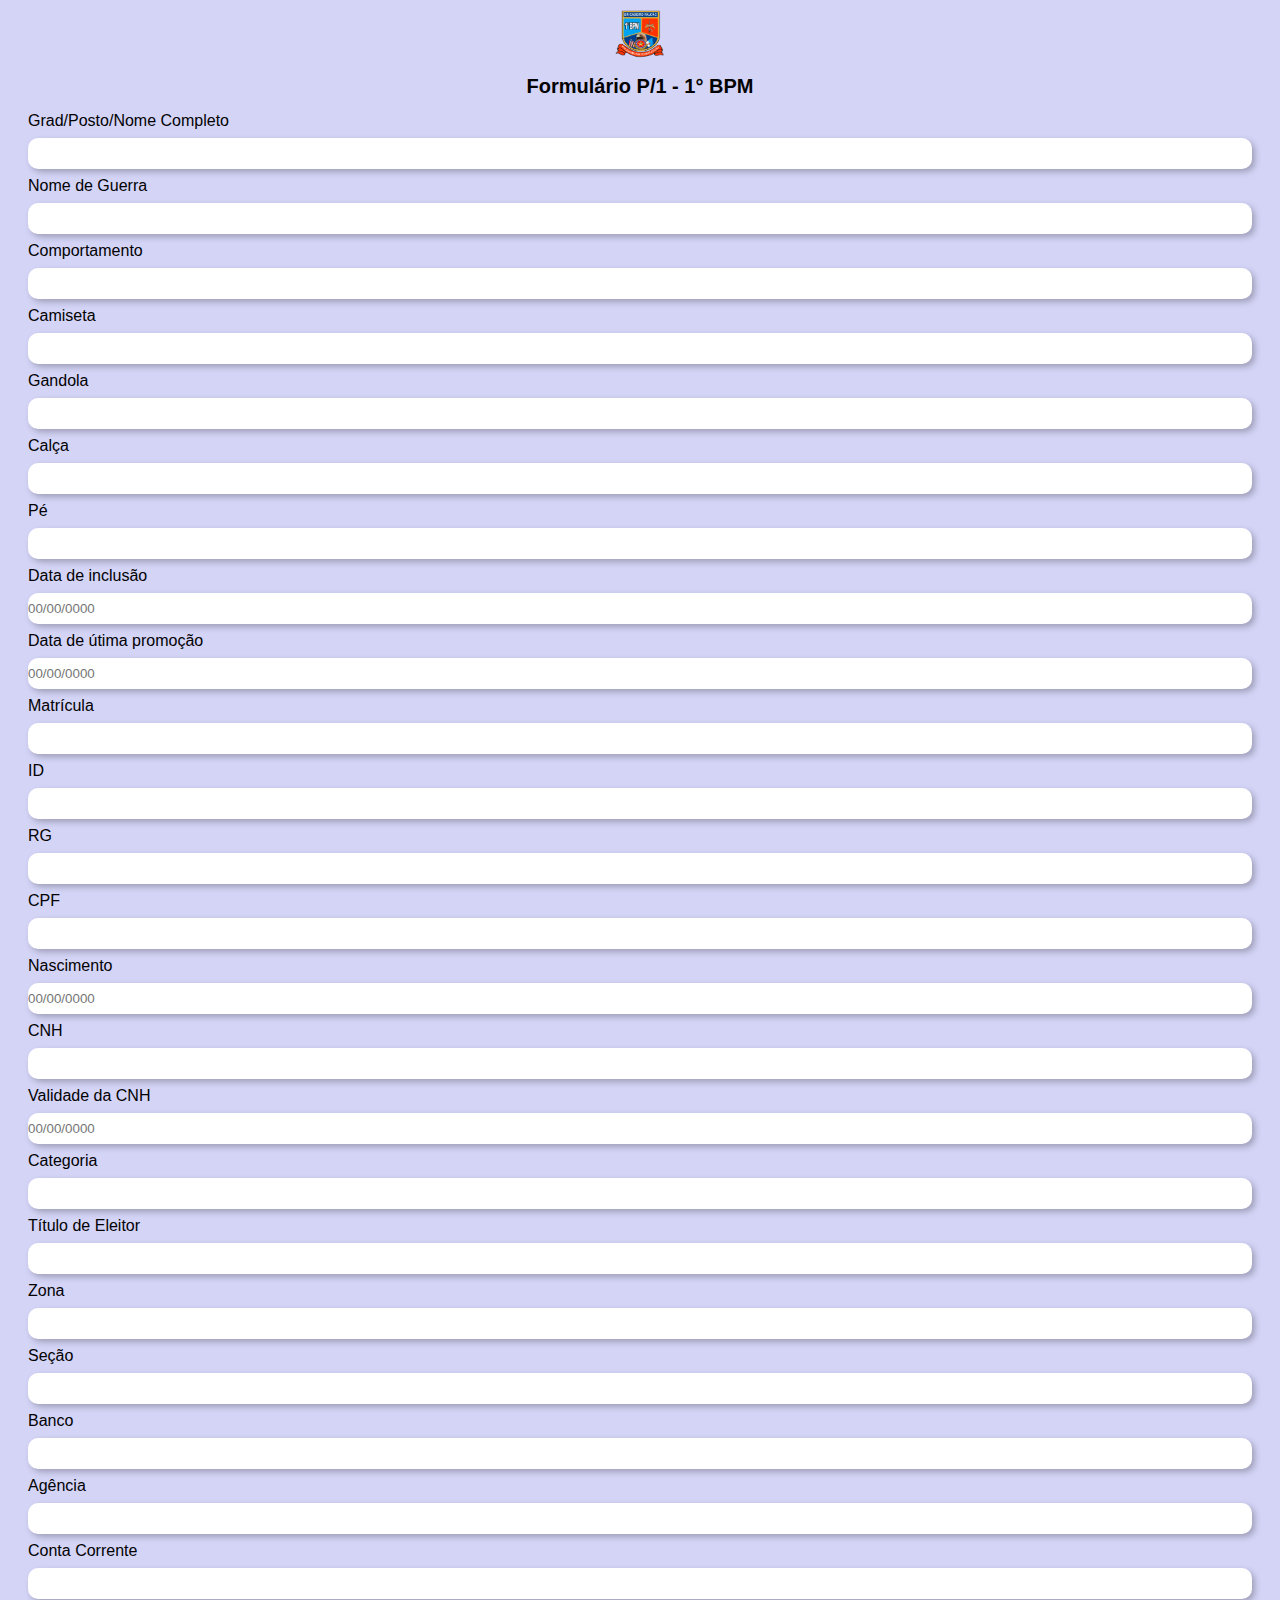
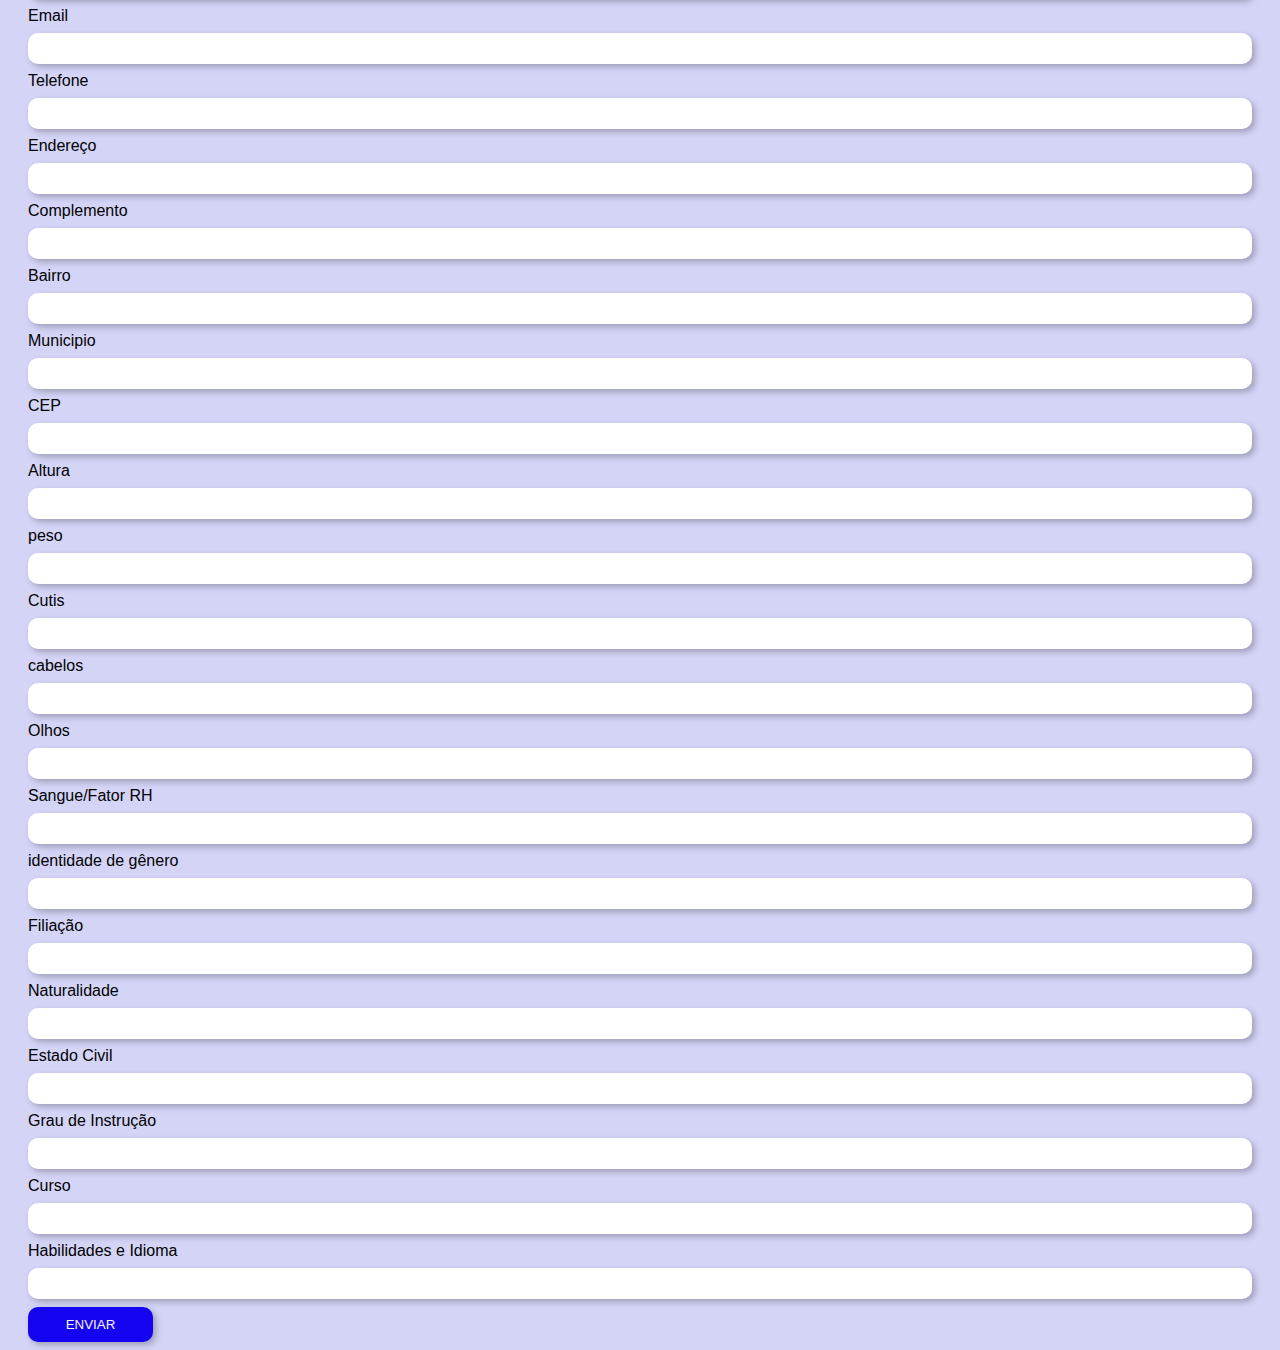
<file: formulario.html>
<!DOCTYPE html>
<html lang="en">
<head>
    <meta charset="UTF-8">
    <meta name="viewport" content="width=device-width, initial-scale=1.0">
    <title></title>
    <link rel="stylesheet" href="formulario.css">
</head>
<body>
    <div class="container">
        <header class="center">
            <div>

                <img src="./image/BRASÃO 1 BPM.png"></img>
            </div>
            <h1>Formulário P/1 - 1° BPM</h1>
        </header>
        <form class="formulario" action="https://formsubmit.co/protocolo1bpm@gmail.com" method="POST">
            <div>
                <label for ="nome">Grad/Posto/Nome Completo</label>
                <input type="text" name="nome" required>
    
                <label for ="nomeDeGuerra">Nome de Guerra</label>
                <input type="text" name="nomeDeGuerra" required>
    
                <label for ="comportamento">Comportamento</label>
                <input type="text" name="comportamento">
    
                <label for ="camiseta">Camiseta</label>
                <input type="text" name="camiseta">
    
                <label for ="gandola">Gandola</label>
                <input type="number" name="gandola">
    
                <label for ="calça">Calça</label>
                <input type="number" name="calça">
    
                <label for ="pé">Pé</label>
                <input type="number" name="pé">
    
                <label for ="inclusão">Data de inclusão</label>
                <input type="text" name="inclusão" placeholder= "00/00/0000" required>

                <label for ="dataDaUltimaPromoção">Data de útima promoção</label>
                <input type="text" name="dataDaUltimaPromoção" placeholder= "00/00/0000">

                <label for ="matrícula">Matrícula</label>
                <input type="number" name="matrícula">

                <label for ="id">ID</label>
                <input type="number" name="id" required>

                <label for ="rg">RG</label>
                <input type="number" name="rg" required>

                <label for ="cpf">CPF</label>
                <input type="number" name="cpf" required>

                <label for ="nascimento">Nascimento</label>
                <input type="text" name="nascimento" placeholder= "00/00/0000" required>

                <label for ="cnh">CNH</label>
                <input type="number" name="cnh" >

                <label for ="validade">Validade da CNH</label>
                <input type="number" name="validade" placeholder= "00/00/0000">

                <label for ="categoria">Categoria</label>
                <input type="text" name="categoria">

                <label for ="titulo">Título de Eleitor</label>
                <input type="number" name="titulo">

                <label for ="zona">Zona</label>
                <input type="number" name="zona">

                <label for ="seção">Seção</label>
                <input type="number" name="Seção">

                <label for ="banco">Banco</label>
                <input type="text" name="banco">

                <label for ="agência">Agência</label>
                <input type="number" name="agência">

                <label for ="contaCorrente">Conta Corrente</label>
                <input type="number" name="contaCorrente">

                <label for ="email">Email</label>
                <input type="email" name="email">

                <label for ="telefone">Telefone</label>
                <input type="number" name="telefone">

                <label for ="endereço">Endereço</label>
                <input type="tel" name="endereço">

                <label for ="complemento">Complemento</label>
                <input type="text" name="complemento">

                <label for ="bairro">Bairro</label>
                <input type="text" name="bairro">

                <label for ="minicipio">Municipio</label>
                <input type="text" name="Municipio">

                <label for ="cep">CEP</label>
                <input type="nunber" name="cep">

                <label for ="altura">Altura</label>
                <input type="number" name="altura">

                <label for ="peso">peso</label>
                <input type="text" name="peso">

                <label for ="cutis">Cutis</label>
                <input type="text" name="cutis">

                <label for ="cabelos">cabelos</label>
                <input type="text" name="cabelos">
                
                <label for ="olhos">Olhos</label>
                <input type="text" name="olhos">

                <label for ="fatorRh">Sangue/Fator RH</label>
                <input type="text" name="fatorRh">

                <label for ="sexo">identidade de gênero</label>
                <input type="text" name="sexo">

                <label for ="filiação">Filiação</label>
                <input type="text" name="filiação">

                <label for ="naturalidade">Naturalidade</label>
                <input type="text" name="naturalidade">

                <label for ="estadoCivil">Estado Civil</label>
                <input type="text" name="estadoCivil">

                <label for ="grauDeInstrução">Grau de Instrução</label>
                <input type="text" name="grauDeInstrução">

                <label for ="curso">Curso</label>
                <input type="text" name="curso">

                <label for ="habilidades">Habilidades e Idioma</label>
                <input type="text" name="habilidades">
            </div>
            <button type="submit">ENVIAR</button>
        </form>
    </div>  
</body>
</html>
</file>
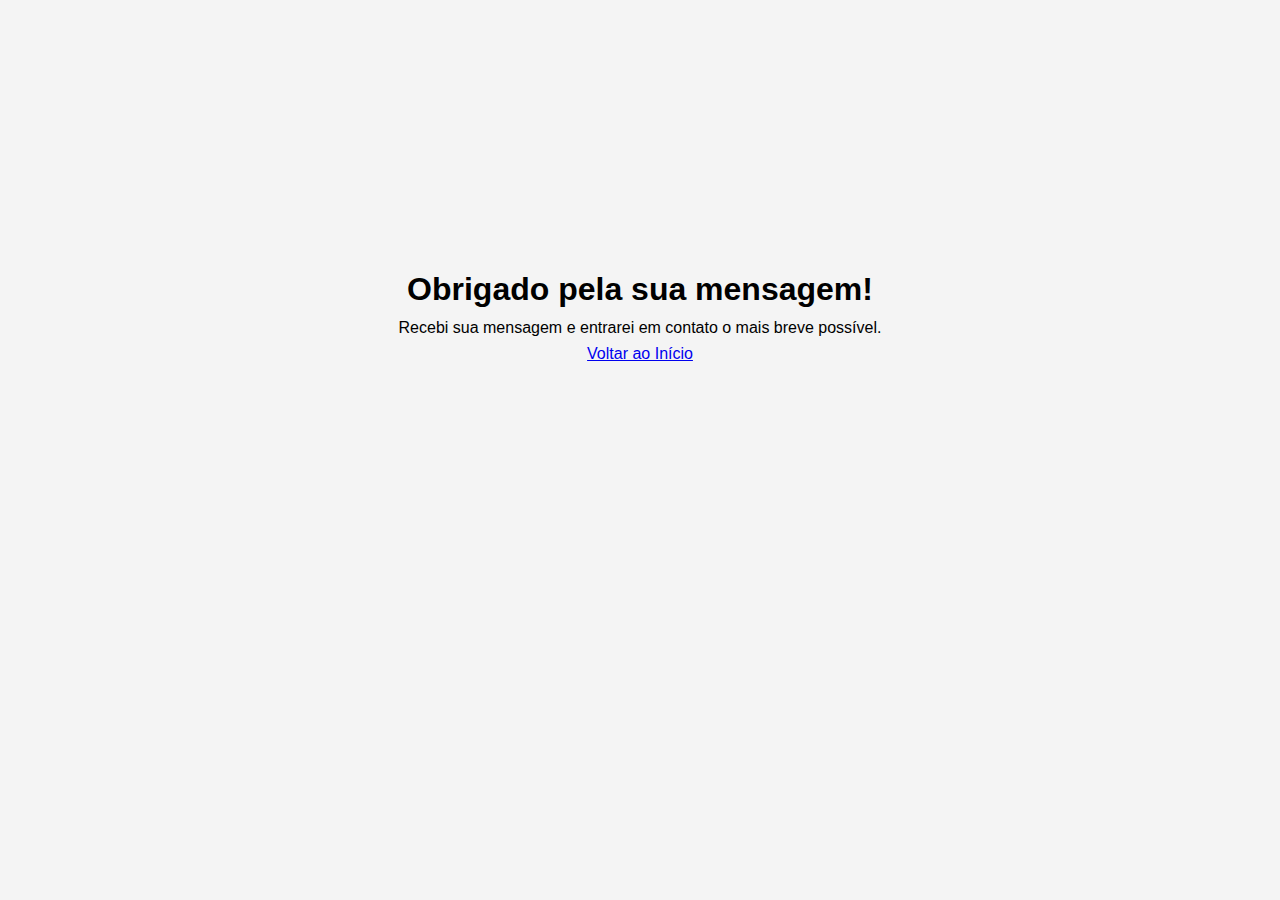
<file: obrigado.html>
<!DOCTYPE html>
<html lang="pt-BR">
<head>
    <meta charset="utf-8" />
    <meta name="viewport" content="width=device-width,initial-scale=1" />
    <title>Obrigado!</title>
    <link href="https://fonts.googleapis.com/css2?family=Poppins:wght@300;400;600;700&family=JetBrains+Mono:wght@400;600&display=swap" rel="stylesheet">
    <link rel="stylesheet" href="styles.css">
</head>
<body>
  <main class="section" style="min-height:70vh;display:flex;align-items:center;justify-content:center">
    <div style="background:linear-gradient(180deg,rgba(255,255,255,0.02),rgba(255,255,255,0.01));padding:2rem;border-radius:12px;text-align:center">
      <h1>Obrigado pela sua mensagem!</h1>
      <p class="muted">Recebi sua mensagem e entrarei em contato o mais breve possível.</p>
      <a class="btn primary" href="index.html">Voltar ao Início</a>
    </div>
  </main>
</body>
</html>
</file>
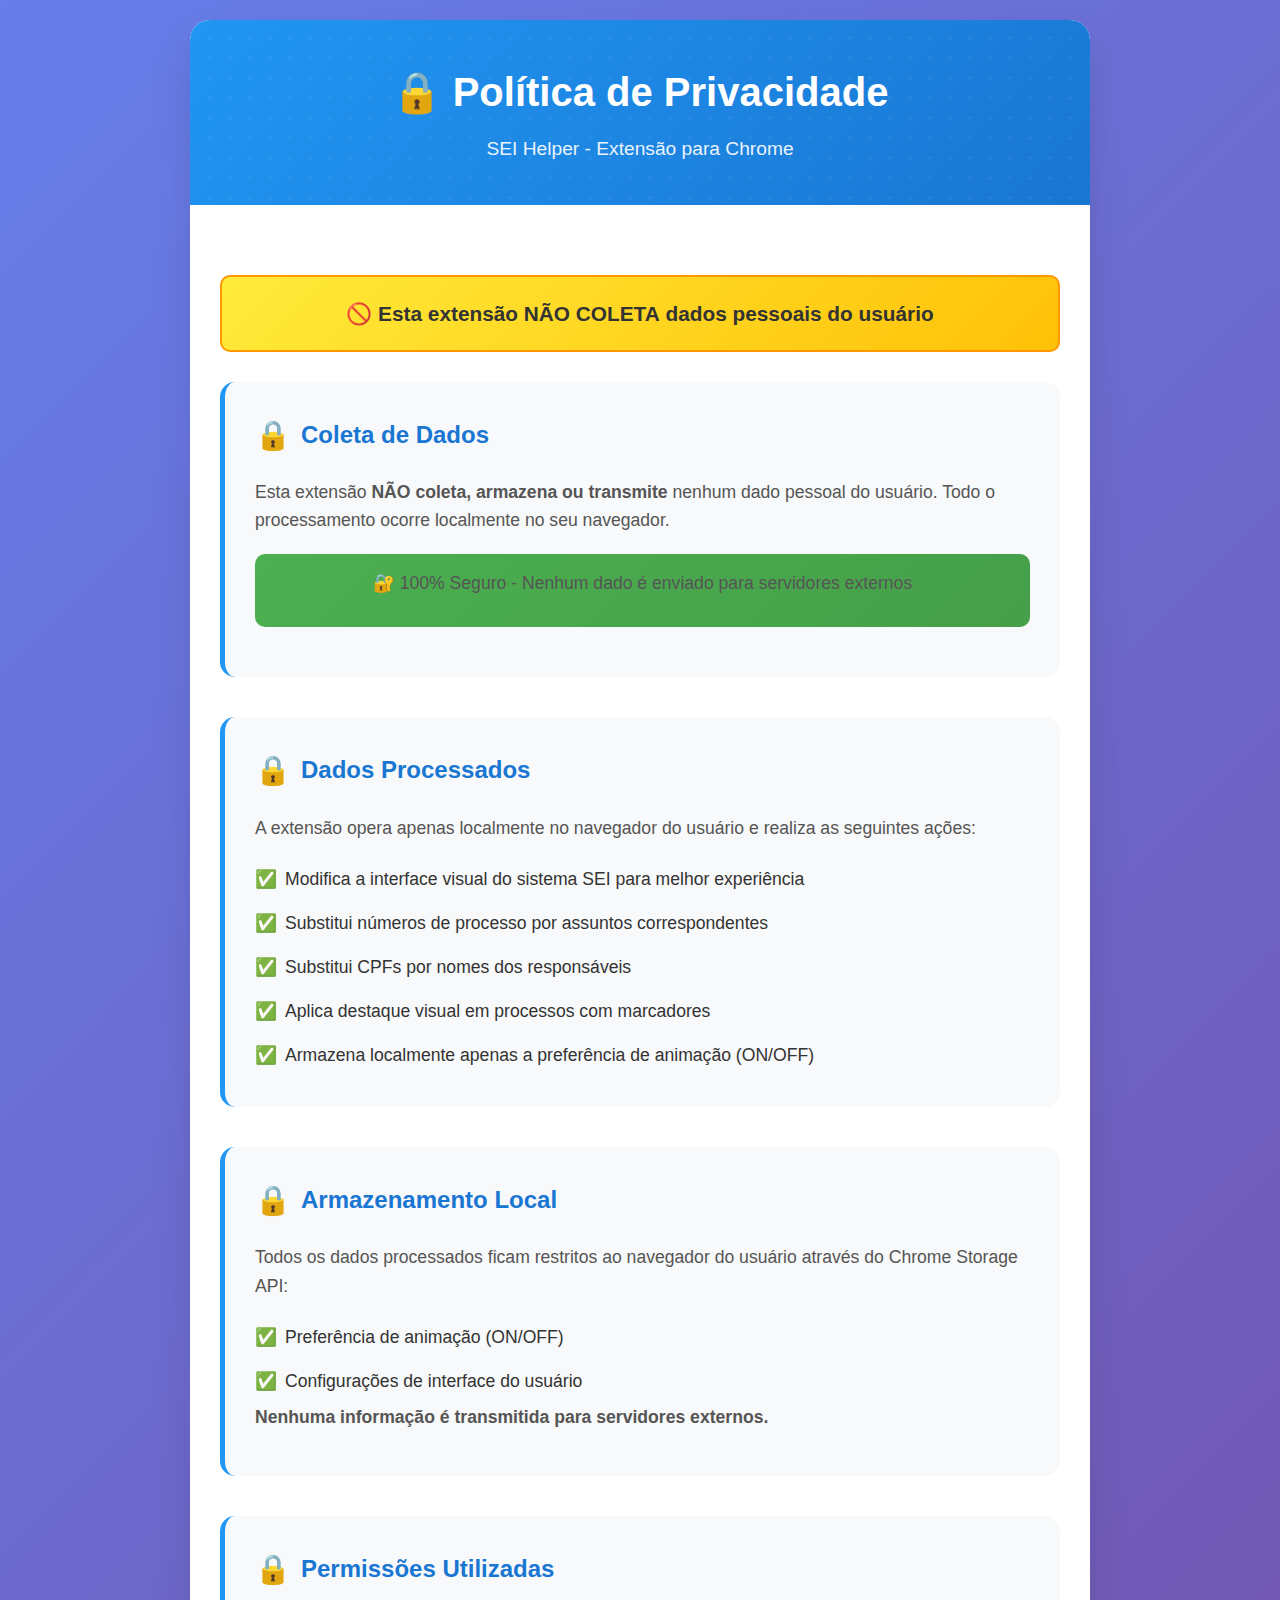
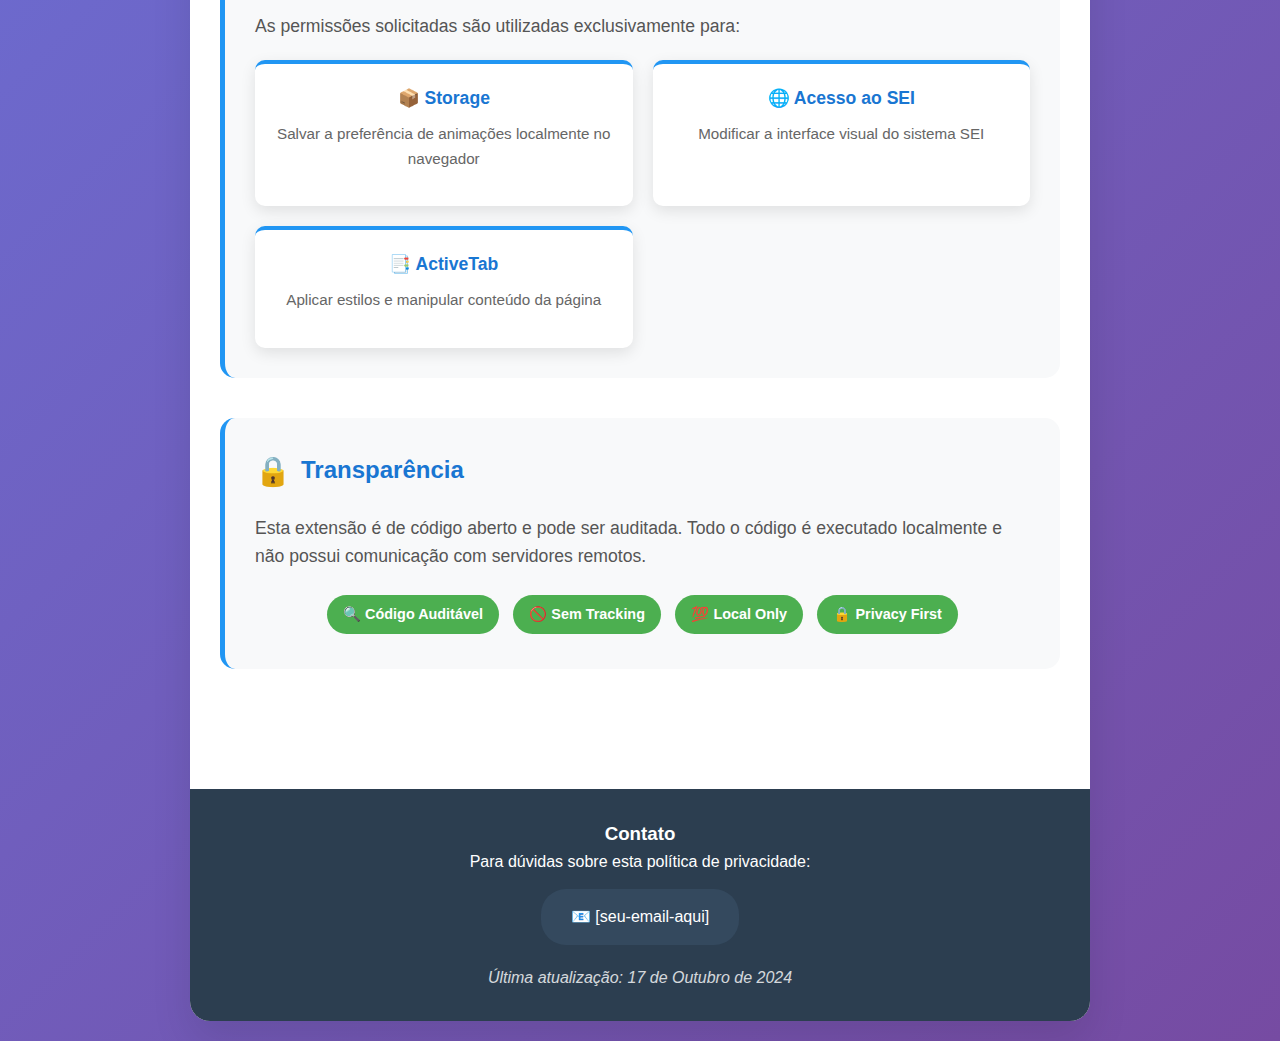
<file: privacidade.html>
<!DOCTYPE html>
<html lang="pt-BR">
<head>
    <meta charset="UTF-8">
    <meta name="viewport" content="width=device-width, initial-scale=1.0">
    <title>Política de Privacidade - SEI Helper</title>
    <style>
        * {
            margin: 0;
            padding: 0;
            box-sizing: border-box;
        }

        body {
            font-family: 'Segoe UI', Tahoma, Geneva, Verdana, sans-serif;
            line-height: 1.6;
            color: #333;
            background: linear-gradient(135deg, #667eea 0%, #764ba2 100%);
            min-height: 100vh;
            padding: 20px;
        }

        .container {
            max-width: 900px;
            margin: 0 auto;
            background: white;
            border-radius: 20px;
            box-shadow: 0 20px 40px rgba(0, 0, 0, 0.1);
            overflow: hidden;
            animation: fadeIn 0.8s ease-out;
        }

        @keyframes fadeIn {
            from { opacity: 0; transform: translateY(30px); }
            to { opacity: 1; transform: translateY(0); }
        }

        .header {
            background: linear-gradient(135deg, #2196F3, #1976D2);
            color: white;
            padding: 40px 30px;
            text-align: center;
            position: relative;
            overflow: hidden;
        }

        .header::before {
            content: '';
            position: absolute;
            top: -50%;
            left: -50%;
            width: 200%;
            height: 200%;
            background: radial-gradient(circle, rgba(255,255,255,0.1) 1px, transparent 1px);
            background-size: 20px 20px;
            animation: float 20s infinite linear;
        }

        @keyframes float {
            from { transform: rotate(0deg); }
            to { transform: rotate(360deg); }
        }

        .header h1 {
            font-size: 2.5em;
            margin-bottom: 10px;
            font-weight: 700;
            position: relative;
            z-index: 1;
        }

        .header p {
            font-size: 1.2em;
            opacity: 0.9;
            position: relative;
            z-index: 1;
        }

        .content {
            padding: 40px 30px;
        }

        .section {
            margin-bottom: 40px;
            padding: 30px;
            background: #f8f9fa;
            border-radius: 15px;
            border-left: 5px solid #2196F3;
            transition: transform 0.3s ease, box-shadow 0.3s ease;
        }

        .section:hover {
            transform: translateY(-5px);
            box-shadow: 0 10px 25px rgba(0, 0, 0, 0.1);
        }

        .section h2 {
            color: #1976D2;
            margin-bottom: 20px;
            font-size: 1.5em;
            display: flex;
            align-items: center;
            gap: 10px;
        }

        .section h2::before {
            content: '🔒';
            font-size: 1.2em;
        }

        .section p {
            margin-bottom: 15px;
            font-size: 1.1em;
            color: #555;
        }

        .section ul {
            list-style: none;
            padding-left: 0;
        }

        .section li {
            padding: 8px 0;
            padding-left: 30px;
            position: relative;
            font-size: 1.1em;
        }

        .section li::before {
            content: '✅';
            position: absolute;
            left: 0;
            color: #4CAF50;
            font-weight: bold;
        }

        .highlight {
            background: linear-gradient(135deg, #FFEB3B, #FFC107);
            padding: 20px;
            border-radius: 10px;
            margin: 30px 0;
            text-align: center;
            border: 2px solid #FF9800;
        }

        .highlight p {
            font-size: 1.3em;
            font-weight: 600;
            color: #333;
            margin: 0;
        }

        .permissions-grid {
            display: grid;
            grid-template-columns: repeat(auto-fit, minmax(250px, 1fr));
            gap: 20px;
            margin-top: 20px;
        }

        .permission-card {
            background: white;
            padding: 20px;
            border-radius: 10px;
            box-shadow: 0 5px 15px rgba(0, 0, 0, 0.1);
            text-align: center;
            border-top: 4px solid #2196F3;
        }

        .permission-card h3 {
            color: #1976D2;
            margin-bottom: 10px;
            font-size: 1.1em;
        }

        .permission-card p {
            font-size: 0.95em;
            color: #666;
        }

        .footer {
            background: #2c3e50;
            color: white;
            text-align: center;
            padding: 30px;
            margin-top: 40px;
        }

        .contact-info {
            display: inline-block;
            background: #34495e;
            padding: 15px 30px;
            border-radius: 25px;
            margin-top: 15px;
        }

        .badge {
            display: inline-block;
            background: #4CAF50;
            color: white;
            padding: 8px 16px;
            border-radius: 20px;
            font-size: 0.9em;
            font-weight: 600;
            margin: 5px;
        }

        @media (max-width: 768px) {
            .header h1 {
                font-size: 2em;
            }
            
            .content {
                padding: 20px 15px;
            }
            
            .section {
                padding: 20px;
            }
            
            .permissions-grid {
                grid-template-columns: 1fr;
            }
        }

        .security-note {
            background: linear-gradient(135deg, #4CAF50, #45a049);
            color: white;
            padding: 15px;
            border-radius: 10px;
            text-align: center;
            margin: 20px 0;
        }
    </style>
</head>
<body>
    <div class="container">
        <div class="header">
            <h1>🔒 Política de Privacidade</h1>
            <p>SEI Helper - Extensão para Chrome</p>
        </div>

        <div class="content">
            <div class="highlight">
                <p>🚫 Esta extensão <strong>NÃO COLETA</strong> dados pessoais do usuário</p>
            </div>

            <div class="section">
                <h2>Coleta de Dados</h2>
                <p>Esta extensão <strong>NÃO coleta, armazena ou transmite</strong> nenhum dado pessoal do usuário. Todo o processamento ocorre localmente no seu navegador.</p>
                
                <div class="security-note">
                    <p>🔐 100% Seguro - Nenhum dado é enviado para servidores externos</p>
                </div>
            </div>

            <div class="section">
                <h2>Dados Processados</h2>
                <p>A extensão opera apenas localmente no navegador do usuário e realiza as seguintes ações:</p>
                <ul>
                    <li>Modifica a interface visual do sistema SEI para melhor experiência</li>
                    <li>Substitui números de processo por assuntos correspondentes</li>
                    <li>Substitui CPFs por nomes dos responsáveis</li>
                    <li>Aplica destaque visual em processos com marcadores</li>
                    <li>Armazena localmente apenas a preferência de animação (ON/OFF)</li>
                </ul>
            </div>

            <div class="section">
                <h2>Armazenamento Local</h2>
                <p>Todos os dados processados ficam restritos ao navegador do usuário através do Chrome Storage API:</p>
                <ul>
                    <li>Preferência de animação (ON/OFF)</li>
                    <li>Configurações de interface do usuário</li>
                </ul>
                <p><strong>Nenhuma informação é transmitida para servidores externos.</strong></p>
            </div>

            <div class="section">
                <h2>Permissões Utilizadas</h2>
                <p>As permissões solicitadas são utilizadas exclusivamente para:</p>
                
                <div class="permissions-grid">
                    <div class="permission-card">
                        <h3>📦 Storage</h3>
                        <p>Salvar a preferência de animações localmente no navegador</p>
                    </div>
                    <div class="permission-card">
                        <h3>🌐 Acesso ao SEI</h3>
                        <p>Modificar a interface visual do sistema SEI</p>
                    </div>
                    <div class="permission-card">
                        <h3>📑 ActiveTab</h3>
                        <p>Aplicar estilos e manipular conteúdo da página</p>
                    </div>
                </div>
            </div>

            <div class="section">
                <h2>Transparência</h2>
                <p>Esta extensão é de código aberto e pode ser auditada. Todo o código é executado localmente e não possui comunicação com servidores remotos.</p>
                
                <div style="text-align: center; margin-top: 20px;">
                    <span class="badge">🔍 Código Auditável</span>
                    <span class="badge">🚫 Sem Tracking</span>
                    <span class="badge">💯 Local Only</span>
                    <span class="badge">🔒 Privacy First</span>
                </div>
            </div>
        </div>

        <div class="footer">
            <h3>Contato</h3>
            <p>Para dúvidas sobre esta política de privacidade:</p>
            <div class="contact-info">
                📧 [seu-email-aqui]
            </div>
            <p style="margin-top: 20px; opacity: 0.8;">
                <em>Última atualização: 17 de Outubro de 2024</em>
            </p>
        </div>
    </div>
</body>
</html>
</file>
<file: formulario.css>
body {
    color: rgb(2, 2, 2);
    font-family: Arial, Helvetica, sans-serif;
    background-color: rgb(212, 212, 247);
}

header img {
    width: 50px;
    height: 50px;
}

h1{
    font-size: 20px;
}
.center {
    text-align: center;
}

.container {
    padding: 0px 20px;
}

.formulario input{
    width: 100%;
    padding: 8px 0;
    margin: 8px 0;
    border: none;
    border-radius: 10px;
    box-shadow: 3px 3px 6px #00000040;
}

.formulario input:hover{
    background-color: #ecebeb75;
}


button {
    color: rgb(248, 243, 243);
    background-color: rgb(20, 4, 240);
    border: none;
    width: 125px;
    height: 35px;
    border-radius: 10px;
    box-shadow: 3px 3px 6px #00000040;
}

button:hover{
    background-color: #1a91f375;
}
</file>
<file: styles.css>
/* Reset básico */
* {
    margin: 0;
    padding: 0;
    box-sizing: border-box;
}

/* Define a fonte "Inter" para o corpo do site */
body {
    font-family: 'Inter', sans-serif;
    line-height: 1.6;
    background-color: #f4f4f4;
}

/* Navbar */
.navbar {
    display: flex;
    justify-content: space-between; /* Espaça logo e links */
    align-items: center;
    padding: 1rem;
    background-color: #333;
    color: white;
    z-index: 10; /* Coloca a barra de navegação acima de tudo */
    position: relative; /* Para garantir que o z-index funcione */
}

/* Estilos para a logo */
.logo img {
    width: 50px; /* Define a largura da imagem, ajuste conforme necessário */
    height: auto; /* Mantém a proporção da imagem */
    object-fit: contain; /* Garante que a imagem não seja cortada */
}

.navbar .nav-links {
    list-style: none;
    display: flex; /* Garante que os links apareçam no desktop */
    gap: 2rem;
}

.navbar .nav-links li a {
    color: white;
    text-decoration: none;
    font-size: 1.0rem;
    transition: color 0.3s ease;
}

.navbar .nav-links li a:hover {
    color: #ff5e57;
}

/* Estilo do ícone de hambúrguer */
.hamburger {
    display: none; /* Esconde o ícone no desktop */
    font-size: 2rem;
    cursor: pointer;
    z-index: 10; /* Coloca o ícone de hambúrguer acima do overlay */
}

.hamburger i {
    color: white;
}

/* Responsividade da Navbar */
@media (max-width: 768px) {
    .hamburger {
        display: block; /* Mostra o ícone no responsivo */
    }

    /* Esconde os links inicialmente no responsivo */
    .navbar .nav-links {
        display: none;
        visibility: hidden;
        opacity: 0;
        flex-direction: column;
        gap: 1rem;
        background-color: #333;
        position: absolute;
        top: 60px;
        left: 0;
        right: 0;
        padding: 1rem;
        text-align: center;
        z-index: 10; /* Coloca os links acima do overlay */
        transition: visibility 0s, opacity 0.3s ease; /* Suaviza a mudança de visibilidade e opacidade */
    }

    
    .navbar .nav-links.show {
        display: flex; /* Mostra os links ao clicar no hambúrguer */
        visibility: visible;
        opacity: 1;
    }

    .navbar .logo {
        margin-right: auto;
    }
}

/* Seção de Apresentação */
.home {
    position: relative;
    display: flex;
    justify-content: space-between;
    align-items: center;
    padding: 6rem 10%;
    background: linear-gradient(135deg, #050505, #c50000); /* Gradiente para o fundo */
    color: white;
    text-align: center;
    overflow: hidden; /* Para lidar com a imagem de background */
}

.home .background-overlay {
    position: absolute;
    top: 0;
    left: 0;
    width: 100%;
    height: 100%;
    background: rgba(0, 0, 0, 0.4); /* Fundo escurecido para contraste */
    z-index: 1; /* Colocar abaixo do conteúdo */
}

.home .content {
    position: relative;
    z-index: 2; /* Colocar o conteúdo acima do overlay */
    max-width: 50%;
    text-align: left; /* Alinhamento à esquerda em telas maiores */
}

.home h1 {
    font-size: 3.5rem;
    font-weight: 700;
    margin-bottom: 1.5rem;
    line-height: 1.2;
}

.home p {
    font-size: 1.3rem;
    margin-bottom: 2rem;
    font-weight: 400;
    max-width: 90%;
}

.home .btn {
    display: inline-block;
    padding: 0.8rem 2rem;
    background-color: #ff5e57;
    color: white;
    text-decoration: none;
    border-radius: 5px;
    transition: background 0.3s ease;
    font-weight: 700;
    z-index: 2;
}

.home .btn:hover {
    background-color: #e94e43;
}

.home .profile-pic img {
    border-radius: 50%;
    width: 250px;
    height: 250px;
    object-fit: cover;
    box-shadow: 0 10px 20px rgba(0, 0, 0, 0.5);
    z-index: 2; /* Para garantir que a imagem fique no topo */
}

/* Adiciona animação suave na seção */
.home .content, .home .profile-pic {
    animation: fadeInUp 1s ease forwards;
}

@keyframes fadeInUp {
    from {
        opacity: 0;
        transform: translateY(50px);
    }
    to {
        opacity: 1;
        transform: translateY(0);
    }
}

/* Configuração responsiva Apresentação */
@media (max-width: 768px) {
    .home {
        flex-direction: column;
        text-align: center; /* Centraliza o texto em telas pequenas */
    }

    .home .content, .home .profile-pic {
        max-width: 100%;
        margin-bottom: 2rem; /* Adiciona espaço entre os elementos em layout empilhado */
    }

    .home h1 {
        font-size: 1.8rem; /* Diminui o tamanho da fonte em telas menores */
    }

    .home p {
        font-size: 0.8rem;
    }

    .home .profile-pic img {
        width: 150px; /* Reduz o tamanho da imagem em telas menores */
        height: 150px;
    }
}


/* Seção de Especialidades */
.especialidades {
    padding: 5rem 10%;
    background-color: #fff;
    margin-bottom: 0; /* Diminui o espaço entre as seções */
}

.especialidades h2 {
    text-align: center;
    margin-bottom: 2rem;
    font-weight: 600;
}

.especialidades .services {
    display: flex;
    justify-content: space-around;
    flex-wrap: wrap;
}

.especialidades .service {
    display: flex;
    flex-direction: column;
    align-items: center;
    background-color: #333;
    color: white;
    padding: 2rem;
    text-align: center;
    border-radius: 10px;
    width: 30%;
    margin-bottom: 2rem;
    /* Define uma altura mínima para padronizar o layout */
    min-height: 450px;
}

/* Ajusta as imagens para o mesmo tamanho */
.especialidades .service img {
    width: 100%;
    height: 200px; /* Altura fixa para as imagens */
    object-fit: cover; /* Garante que a imagem seja cortada para caber no espaço */
    border-radius: 10px;
    margin-bottom: 1rem;
}

.especialidades .service-info h3 {
    font-weight: 600;
    margin-bottom: 1rem;
}

.especialidades .service-info p {
    font-weight: 400;
    margin-bottom: 1rem;
    /* Mantém o texto em alturas padronizadas */
    min-height: 100px;
}

.especialidades .service-info a {
    color: #ff5e57;
    text-decoration: none;
    font-weight: 400;
}

.especialidades .service-info a:hover {
    text-decoration: underline;
}

/* Responsividade Especialidades */
@media (max-width: 768px) {
    .especialidades .services {
        flex-direction: column;
        gap: 2rem;
    }

    .especialidades .service {
        width: 100%;
    }
}

/* Seção de Projetos */
.projetos {
    padding: 5rem 10%;
    background-color: #fff;
}

.projetos h2 {
    text-align: center;
    margin-bottom: 2rem;
    font-weight: 600;
}

.projetos-container {
    display: flex;
    justify-content: space-between;
    flex-wrap: wrap;
}

.projeto-card {
    display: flex;
    flex-direction: column;
    align-items: center;
    background-color: #333;
    color: white;
    padding: 2rem;
    text-align: center;
    border-radius: 10px;
    width: 45%;
    margin-bottom: 2rem;
}

/* Imagens dos projetos */
.projeto-img {
    width: 100%;
    height: 200px;
    object-fit: cover;
    border-radius: 10px;
    margin-bottom: 1rem;
}

.projeto-info h3 {
    font-weight: 600;
    margin-bottom: 1rem;
}

.projeto-info p {
    font-weight: 400;
    margin-bottom: 1rem;
}

/* Responsividade para a seção de projetos */
@media (max-width: 768px) {
    .projetos-container {
        flex-direction: column;
        gap: 2rem;
    }

    .projeto-card {
        width: 100%;
    }
}

/* Estilo do Modal */
.modal {
    display: none; /* Oculto por padrão */
    position: fixed; 
    z-index: 100; /* Coloca o modal acima de tudo */
    left: 0;
    top: 0;
    width: 100%;
    height: 100%;
    background-color: rgba(0,0,0,0.8); /* Fundo escurecido */
}

.modal-content {
    margin: auto;
    display: block;
    width: 80%;
    max-width: 700px;
    border-radius: 10px;
}

.modal-content:hover {
    cursor: pointer;
}

/* Estilo do botão fechar */
.close {
    position: absolute;
    top: 15px;
    right: 35px;
    color: white;
    font-size: 40px;
    font-weight: bold;
    transition: 0.3s;
    cursor: pointer;
}

.close:hover,
.close:focus {
    color: #bbb;
}

#caption {
    margin: auto;
    display: block;
    width: 80%;
    max-width: 700px;
    text-align: center;
    color: #ccc;
    padding: 10px 0;
}

/* Seção de Clientes */
.clientes {
    padding: 3rem 10%;
    background-color: #fff;
    margin-top: 0; /* Remove qualquer margem adicional no topo */
}


.clientes h2 {
    text-align: center;
    margin-bottom: 2rem;
    font-weight: 600;
}

.clientes-container {
    display: flex;
    justify-content: space-around;
    flex-wrap: wrap;
}

.cliente-card {
    display: flex;
    flex-direction: column;
    align-items: center;
    background-color: #333;
    color: white;
    padding: 2rem;
    text-align: center;
    border-radius: 10px;
    width: 30%;
    margin-bottom: 2rem;
    min-height: 400px;
}

/* Imagem redonda do cliente */
.cliente-img {
    border-radius: 50%;
    box-shadow: 0 10px 20px rgba(82, 82, 82, 0.5);
    width: 150px;
    height: 150px;
    object-fit: cover;
    margin-bottom: 1rem;
}

.cliente-card h3 {
    font-weight: 600;
    margin-bottom: 1rem;
}

.cliente-card p {
    font-weight: 400;
    margin-bottom: 1rem;
}

/* Texto de aviso para imagens ilustrativas */
.imagem-ilustrativa {
    font-size: 0.8rem; /* Tamanho menor */
    color: #666; /* Cor em destaque, mas discreta */
    text-align: center;
    margin-top: 1rem; /* Espaço superior */
    font-style: italic; /* Deixa o texto em itálico */
}

/* Responsividade para a seção de clientes */
@media (max-width: 768px) {
    .clientes-container {
        flex-direction: column;
        gap: 2rem;
    }

    .cliente-card {
        width: 100%;
    }
}

/* Seção de Contato */
.contato {
    padding: 5rem 10%;
    background-color: #f4f4f4;
    text-align: center;
}

.contato h2 {
    font-size: 2.5rem;
    margin-bottom: 2rem;
    font-weight: 600;
    color: #333;
}

.contato form {
    max-width: 600px;
    margin: 0 auto;
    display: flex;
    flex-direction: column;
}

.contato form input,
.contato form textarea {
    width: 100%; /* Define a largura total dos campos */
    padding: 1rem;
    margin-bottom: 1rem; /* Espaçamento entre os campos */
    border: 1px solid #ccc;
    border-radius: 5px;
    font-size: 1rem;
    font-family: 'Inter', sans-serif;
    box-shadow: 0 2px 4px rgba(0, 0, 0, 0.1); /* Adiciona uma leve sombra para destaque */
}

.contato form textarea {
    height: 150px; /* Ajusta a altura para o campo de mensagem */
}

.contato form .btn {
    background-color: #ff5e57;
    color: white;
    border: none;
    padding: 1rem;
    cursor: pointer;
    border-radius: 5px;
    font-size: 1.2rem;
    margin-top: 1rem;
    font-weight: 700;
    transition: background 0.3s ease;
}

.contato form .btn:hover {
    background-color: #e94e43; /* Cor de hover no botão */
}

/* Estilo para o link do WhatsApp */
.whatsapp-text {
    margin-top: 1rem;
    font-size: 1.1rem;
    color: #333;
}

.whatsapp-text a {
    color: #25D366;
    font-weight: 600;
    text-decoration: none;
    transition: color 0.3s ease;
}

.whatsapp-text a:hover {
    color: #1EBE56;
}

/* Responsividade */
@media (max-width: 768px) {
    .contato {
        padding: 3rem 5%;
    }

    .contato form {
        width: 100%;
    }

    .contato form .btn {
        font-size: 1rem;
        padding: 0.8rem;
    }
}

/* Estilos para o rodapé */
footer {
    background-color: #333;
    color: white;
    text-align: center;
    padding: 2rem 0;
    display: flex;
    flex-direction: column;
    align-items: center;
}

.social-icons {
    margin-top: 1rem;
}

.social-icons a {
    color: white;
    font-size: 1.5rem;
    margin: 0 0.5rem;
    transition: color 0.3s ease;
}

.social-icons a:hover {
    color: #ff5e57;
}

/* Responsividade para o rodapé */
@media (max-width: 768px) {
    footer {
        font-size: 0.8rem;
        padding: 1rem 0;
    }

    .social-icons a {
        font-size: 1.2rem;
    }
}

/* Estilos para a página de agradecimento */
.thank-you-container {
    display: flex;
    flex-direction: column;
    justify-content: center;
    align-items: center;
    height: 100vh;
    background-color: #f4f4f4;
    text-align: center;
}

.thank-you-container h1 {
    font-size: 3rem;
    color: #333;
    margin-bottom: 1rem;
}

.thank-you-container p {
    font-size: 1.2rem;
    color: #555;
    margin-bottom: 2rem;
}

.thank-you-container .btn {
    padding: 0.7rem 1.5rem;
    background-color: #ff5e57;
    color: white;
    text-decoration: none;
    border-radius: 5px;
    font-size: 1.2rem;
    font-weight: 600;
    transition: background 0.3s ease;
}

.thank-you-container .btn:hover {
    background-color: #e94e43;
}
</file>
